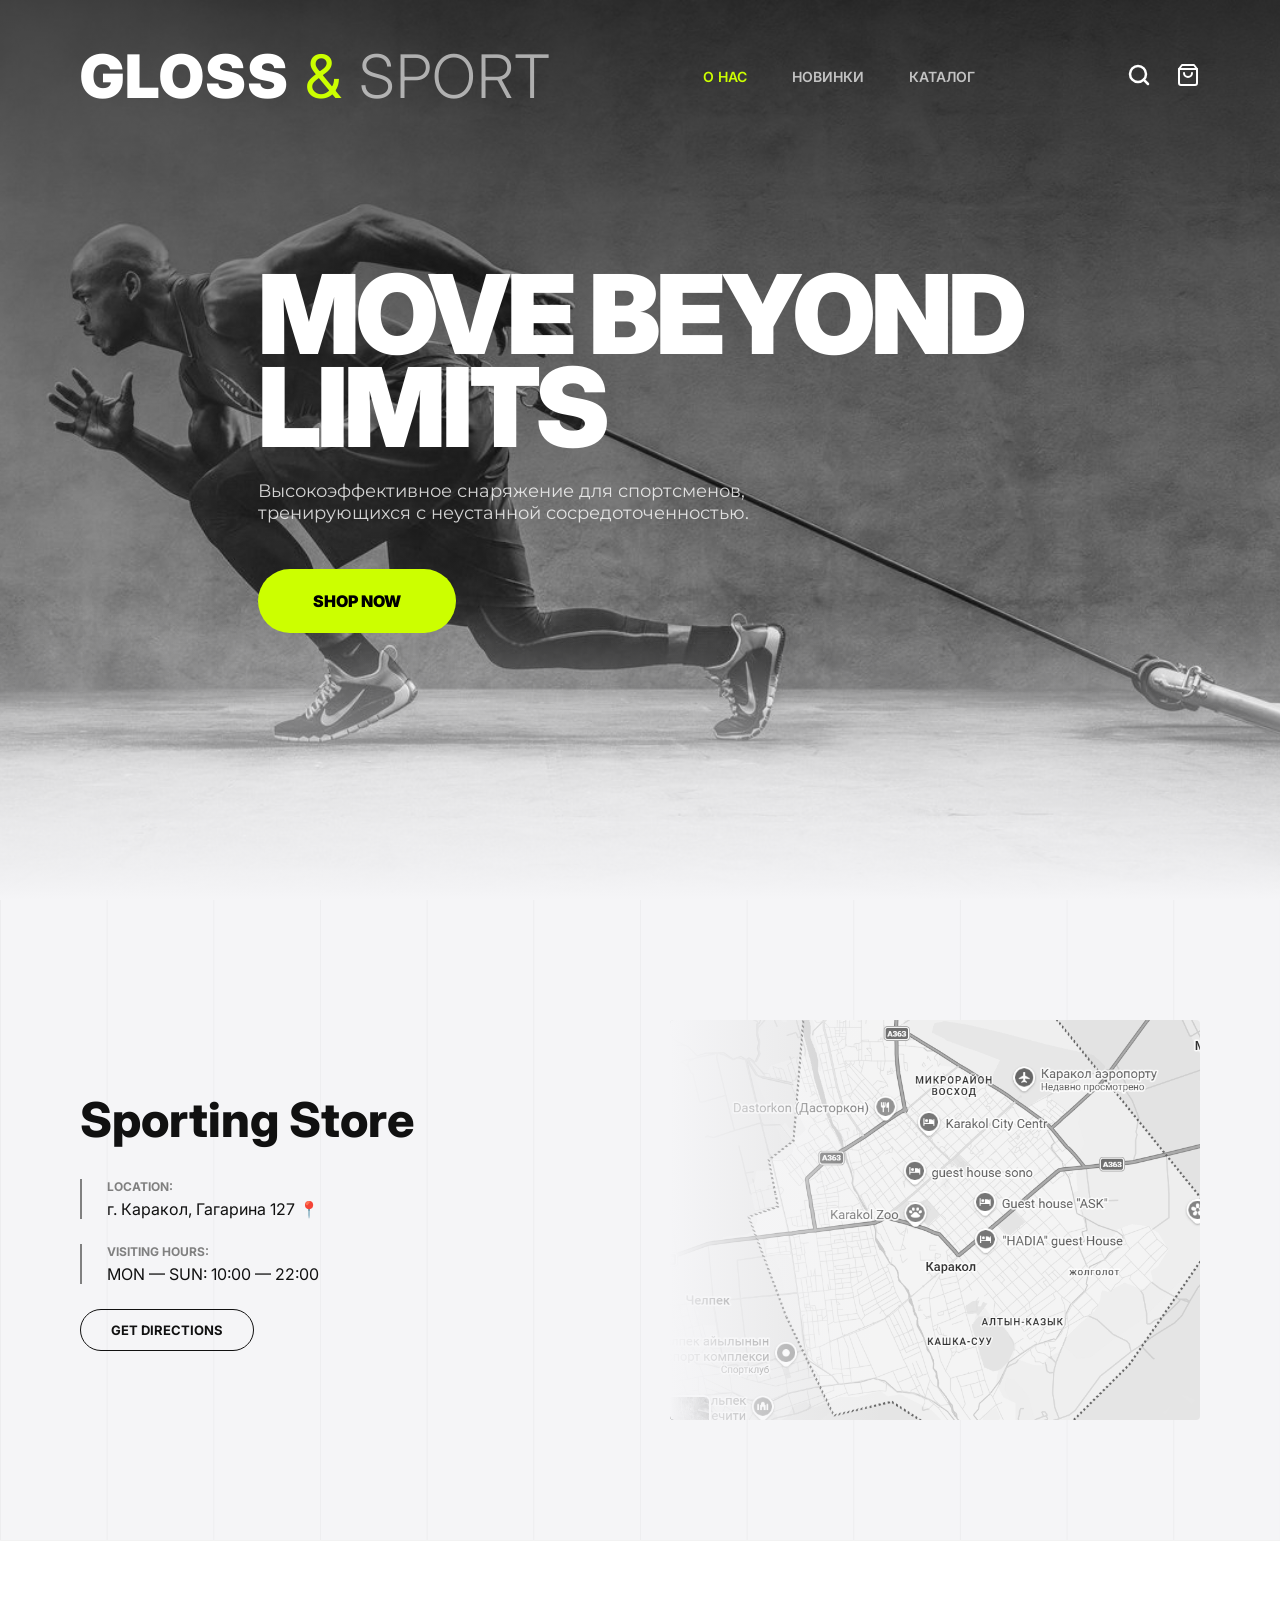
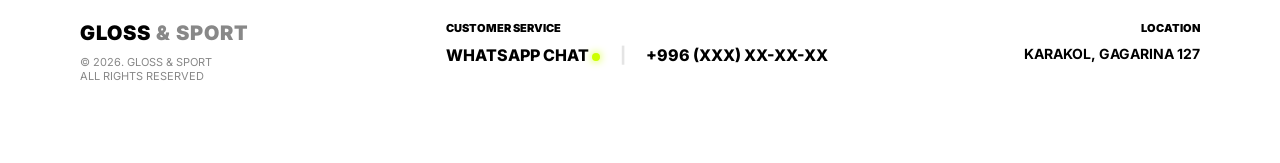
<file: index.html>
<!DOCTYPE html>
<html lang="ru">
<head>
    <meta charset="UTF-8">
    <meta name="viewport" content="width=device-width, initial-scale=1.0">
    <title>GLOSS & SPORT</title>
    <link href="https://fonts.googleapis.com/css2?family=Inter:wght@400;700;900&family=Montserrat:wght@400;700;900&display=swap" rel="stylesheet">
    <link rel="stylesheet" href="style.css">
</head>
<body>

    <header class="header">
        <div class="header__container">
            <div class="logo" style="font-size: 60px;">
                <span class="logo-white">GLOSS</span> <span style="color:#CCFF00">&</span> <span class="logo-gray">SPORT</span>
            </div>

            <nav class="nav">
                <ul class="nav__list">
                    <li><a href="#" class="nav__link active"> О нас</a></li>
                    <li><a href="http://localhost/GLOSS/catalog.php?new=1" class="nav__link">Новинки</a></li>
                    <li><a href="http://localhost/GLOSS/catalog.php" class="nav__link">Каталог</a></li>
                </ul>
            </nav>

            <div class="header__actions">
                <button class="icon-btn">
                    <svg width="24" height="24" viewBox="0 0 24 24" fill="none" stroke="currentColor" stroke-width="2.5" stroke-linecap="round" stroke-linejoin="round"><circle cx="11" cy="11" r="8"></circle><line x1="21" y1="21" x2="16.65" y2="16.65"></line></svg>
                </button>
                <button class="icon-btn">
                    <svg width="24" height="24" viewBox="0 0 24 24" fill="none" stroke="currentColor" stroke-width="2" stroke-linecap="round" stroke-linejoin="round"><path d="M6 2L3 6v14a2 2 0 0 0 2 2h14a2 2 0 0 0 2-2V6l-3-4Z"></path><path d="M3 6h18"></path><path d="M16 10a4 4 0 0 1-8 0"></path></svg>
                </button>
            </div>
        </div>
    </header>

   <section class="hero">
    <div class="hero__container">
        <div class="hero__content">
            <h1>MOVE BEYOND<br>LIMITS</h1>
            <p>Высокоэффективное снаряжение для спортсменов, тренирующихся с неустанной сосредоточенностью.</p>
            <a href="saite.php" class="btn-main">SHOP NOW</a>
        </div>
    </div>
    <div class="hero__overlay"></div>
</section>

    <section class="store-light">
        <div class="container store__grid">
            <div class="store__info">
                <h2 class="section-title">Sporting Store</h2>
                <div class="info-item">
                    <span class="label-gray">LOCATION:</span>
                    <p>г. Каракол, Гагарина 127 📍</p>
                </div>
                <div class="info-item">
                    <span class="label-gray">VISITING HOURS:</span>
                    <p>MON — SUN: 10:00 — 22:00</p>
                </div>
                <a href="#" class="btn-outline-dark">GET DIRECTIONS</a>
            </div>
            <div class="map-container">
                <div class="map-overlay-white"></div>
                <div class="map-mock"></div>
            </div>
        </div>
    </section>

    <footer class="footer">
        <div class="container footer__grid">
            <div class="footer__col">
                <div class="logo-footer">GLOSS <span>& SPORT</span></div>
                <p class="copy">© 2026. GLOSS & SPORT<br>ALL RIGHTS RESERVED</p>
            </div>
            <div class="footer__col center">
                <span class="footer-label">CUSTOMER SERVICE</span>
                <div class="contact-row">
                    <span class="wa">WHATSAPP CHAT <i class="dot"></i></span>
                    <span class="sep">|</span>
                    <span class="phone">+996 (XXX) XX-XX-XX</span>
                </div>
            </div>
            <div class="footer__col right">
                <span class="footer-label">LOCATION</span>
                <p class="loc-text">KARAKOL, GAGARINA 127</p>
            </div>
        </div>
    </footer>
    <div class="search-overlay" id="searchOverlay">
        <div class="search-container">
            <input type="text" placeholder="ЧТО ВЫ ИЩЕТЕ?" id="searchInput">
            <button class="close-btn" id="closeSearch">&times;</button>
        </div>
    </div>
    
    <div class="cart-drawer" id="cartDrawer">
        <div class="cart-header">
            <h3>ВАША КОРЗИНА</h3>
            <button class="close-btn" id="closeCart">&times;</button>
        </div>
        <div class="cart-content">
            <p class="empty-msg">В корзине пока пусто.</p>
        </div>
        <div class="cart-footer">
            <div class="total">ИТОГО: <span>0 сом</span></div>
            <button class="cart-checkout-btn " style="width: 100%; border-radius: 0;">ОФОРМИТЬ ЗАКАЗ</button>
        </div>
    </div>
    <div class="overlay-dark" id="bodyOverlay"></div>
    <script src="script.js"></script>
</body>
</html>
</file>
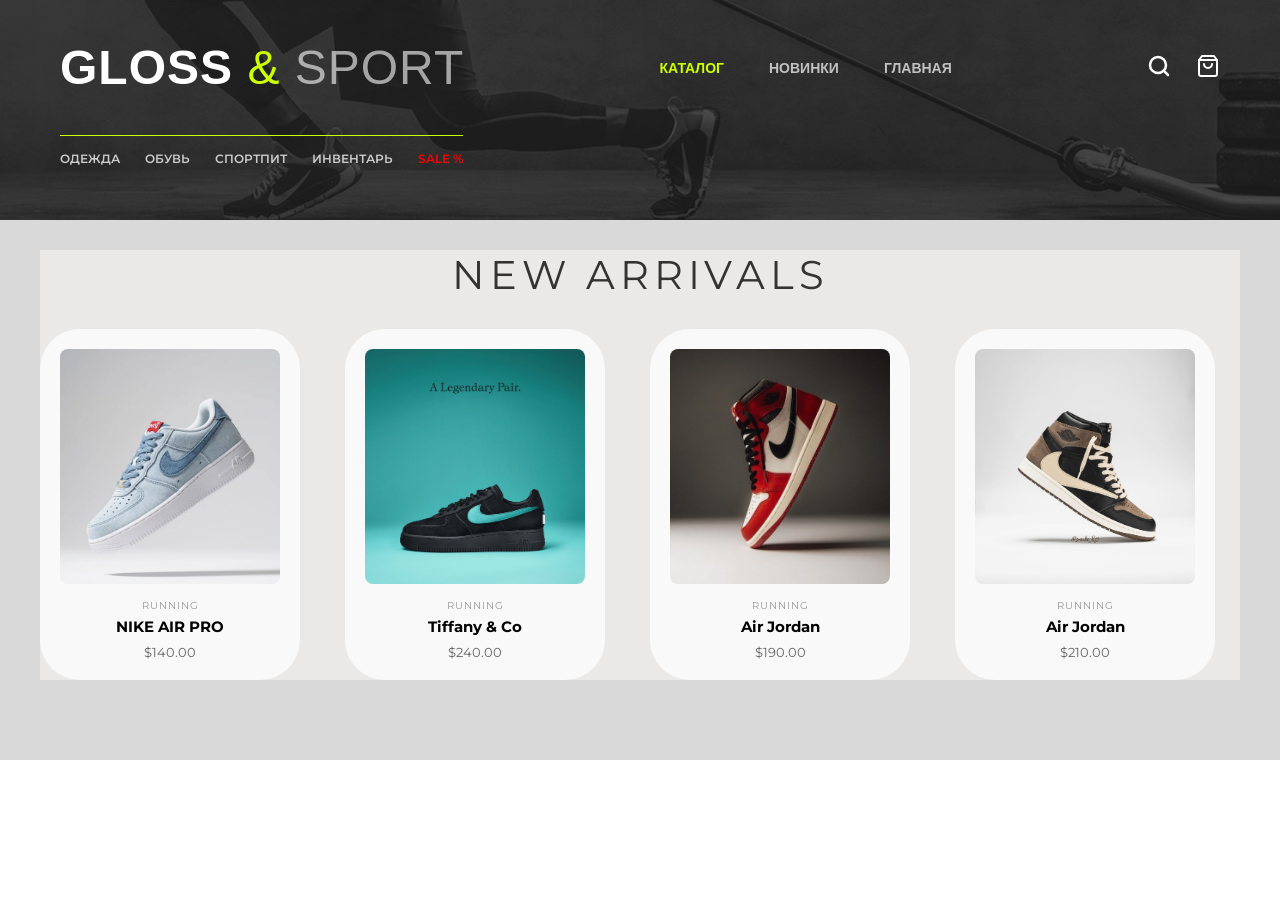
<file: catalog.html>
<!DOCTYPE html>
<html lang="ru">
<head>
    <meta charset="UTF-8">
    <meta name="viewport" content="width=device-width, initial-scale=1.0">
    <title>GLOSS & SPORT — Каталог</title>
    <link href="https://fonts.googleapis.com/css2?family=Montserrat:wght@400;500;600;700&display=swap" rel="stylesheet">
    <link rel="stylesheet" href="catalog.css">
</head>
<body>

    <header class="main-header">
        <div class="header-content">
            <div class="header-top">
                         <div class="logo">
                <span class="logo-white">GLOSS</span> <span style="color:#CCFF00">&</span> <span class="logo-gray">SPORT</span>
            </div>
            
            <nav class="nav">
                <ul class="nav__list">
                    <li><a href="catalog.html" class="nav__link active">Каталог</a></li>
                    <li><a href="catalog.html" class="nav__link">Новинки</a></li>
                    <li><a href="GLOSS.html" class="nav__link">Главная</a></li>
                </ul>
            </nav>

            <div class="header__actions">
                <button class="icon-btn">
                    <svg width="24" height="24" viewBox="0 0 24 24" fill="none" stroke="currentColor" stroke-width="2.5" stroke-linecap="round" stroke-linejoin="round"><circle cx="11" cy="11" r="8"></circle><line x1="21" y1="21" x2="16.65" y2="16.65"></line></svg>
                </button>
                <button class="icon-btn">
                    <svg width="24" height="24" viewBox="0 0 24 24" fill="none" stroke="currentColor" stroke-width="2" stroke-linecap="round" stroke-linejoin="round"><path d="M6 2L3 6v14a2 2 0 0 0 2 2h14a2 2 0 0 0 2-2V6l-3-4Z"></path><path d="M3 6h18"></path><path d="M16 10a4 4 0 0 1-8 0"></path></svg>
                </button>
            </div>
        </div>

            <nav class="categories-nav">
                <a href="#">Одежда</a>
                <a href="#">Обувь</a>
                <a href="#">Спортпит</a>
                <a href="#">Инвентарь</a>
                <a href="#" class="sale-link">SALE %</a>
            </nav>
        </div>
    </header>

    <main class="catalog-section">
        <div class="container">
            <h2 class="section-title">NEW ARRIVALS</h2>
            
            <div class="products-grid">
                <article class="product-card">
                    <div class="img-box">
                        <img src="img/boots.png" alt="Кроссовки">
                    </div>
                    <div class="info">
                        <p class="cat">RUNNING</p>
                        <h3 class="name">NIKE AIR PRO</h3>
                        <p class="price">$140.00</p>
                    </div>
                </article>

                <article class="product-card">
                    <div class="img-box">
                        <img src="img/boots2.png" alt="Кроссовки">
                    </div>
                    <div class="info">
                        <p class="cat">RUNNING</p>
                        <h3 class="name">Tiffany & Co</h3>
                        <p class="price">$240.00</p>
                    </div>
                </article>

                <article class="product-card">
                    <div class="img-box">
                        <img src="img/boots3.png" alt="Кроссовки">
                    </div>
                    <div class="info">
                        <p class="cat">RUNNING</p>
                        <h3 class="name">Air Jordan</h3>
                        <p class="price">$190.00</p>
                    </div>
                </article>

                <article class="product-card">
                    <div class="img-box">
                        <img src="img/boots4.png" alt="Кроссовки">
                    </div>
                    <div class="info">
                        <p class="cat">RUNNING</p>
                        <h3 class="name">Air Jordan</h3>
                        <p class="price">$210.00</p>
                    </div>
                </article>

                </div>
        </div>
    </main>

</body>
</html>
</file>
<file: style.css>
:root {
    --lime: #CCFF00;
    --black: #000;
    --light-gray: #F5F5F7;
}

* { margin: 0; padding: 0; box-sizing: border-box; }

body { background-color: var(--black); font-family: 'Inter', sans-serif; overflow-x: hidden; }
.container { max-width: 1300px; margin: 0 auto; padding: 0 5%; }

/* HEADER */
* {
    margin: 0;
    padding: 0;
    box-sizing: border-box;
}

body {
    background-color: #000;
    -webkit-font-smoothing: antialiased;
    overflow-x: hidden;
}

.container, .header__container, .hero__container {
    max-width: 1200px;
    margin: 0 auto;
    padding: 0 40px;
}

/* ШАПКА */
.header {
    position: absolute;
    top: 0;
    left: 0;
    width: 100%;
    padding: 40px 0;
    z-index: 100;
    /* Появление шапки сверху */
    animation: fadeInDown 0.8s ease forwards;
}

.header__container {
    display: flex;
    justify-content: space-between;
    align-items: center;
}

.logo {
    font-family: 'Inter', sans-serif;
    font-size: 32px;
    letter-spacing: 1px;
}
.logo-white { font-weight: 900; color: #fff; }
.logo-gray { font-weight: 300; color: rgba(255,255,255,0.6); }

.nav__list {
    display: flex;
    list-style: none;
    gap: 45px;
}
.nav__link {
    font-family: 'Inter', sans-serif;
    color: #fff;
    text-decoration: none;
    font-weight: 600;
    font-size: 14px;
    text-transform: uppercase;
    opacity: 0.7;
    transition: 0.3s;
}
/* Только смена цвета, без линий */
.nav__link:hover, .nav__link.active {
    opacity: 1;
    color: #CCFF00;
}

.header__actions {
    display: flex;
    gap: 25px;
}
.icon-btn {
    background: none;
    border: none;
    color: #fff;
    cursor: pointer;
    transition: 0.3s;
}
.icon-btn:hover { 
    color: #CCFF00; 
    transform: translateY(-2px);
}


.hero__content h1 {
    font-family: 'Inter', sans-serif;
    font-size: 110px;
    font-weight: 900;
    line-height: 0.85;
    letter-spacing: -4px;
    color: #fff;
    margin-bottom: 25px;
    /* Анимация текста */
    animation: fadeInUp 1s ease 0.2s both;
}

.hero__content p {
    font-family: 'Montserrat', sans-serif;
    font-size: 18px;
    max-width: 550px;
    color: rgba(255,255,255,0.8);
    margin-bottom: 45px;
    animation: fadeInUp 1s ease 0.4s both;
}

.btn-main {
    display: inline-block;
    background-color: #CCFF00;
    color: #000;
    padding: 22px 55px;
    border-radius: 100px;
    text-decoration: none;
    font-family: 'Inter', sans-serif;
    font-weight: 900;
    text-transform: uppercase;
    transition: 0.4s cubic-bezier(0.175, 0.885, 0.32, 1.275);
    animation: fadeInUp 1s ease 0.6s both;
}

.btn-main:hover {
    transform: scale(1.05);
    box-shadow: 0 10px 20px rgba(204, 255, 0, 0.3);
}

/* STORE - ТОТ САМЫЙ БЕЛЫЙ БЛОК */
.store-light { 
    padding: 120px 0; 
    background-color: var(--light-gray); 
    color: #111;
    background-image: linear-gradient(90deg, rgba(0,0,0,0.03) 1px, transparent 1px);
    background-size: calc(100% / 12) 100%; /* Сетка как ты хотел */
}
.store__grid { display: grid; grid-template-columns: 1fr 1fr; gap: 60px; align-items: center; }
.section-title { font-size: 48px; font-weight: 800; margin-bottom: 30px; }
.label-gray { color: #808080; font-size: 12px; font-weight: 700; text-transform: uppercase; display: block; margin-bottom: 5px; }
.info-item { margin-bottom: 25px; border-left: 2px solid #808080; padding-left: 25px; }
.btn-outline-dark { display: inline-block; border: 1px solid #111; color: #111; padding: 12px 30px; border-radius: 50px; text-decoration: none; font-size: 13px; font-weight: 700; }

.map-container { position: relative; height: 400px; border-radius: 4px; overflow: hidden; }
.map-overlay-white { position: absolute; inset: 0; background: linear-gradient(to right, var(--light-gray) 0%, transparent 40%); z-index: 2; }
.map-mock { width: 100%; height: 100%; background: #e0e0e0 url('img/map.png') center/cover; filter: grayscale(1); }

/* FOOTER - Белый минимализм */
.footer { padding: 80px 0; background: #fff; color: #000; border-top: 1px solid rgba(0,0,0,0.05); }
.footer__grid { display: flex; justify-content: space-between; align-items: flex-start; }
.logo-footer { font-size: 20px; font-weight: 900; letter-spacing: 0.05em; margin-bottom: 10px; }
.logo-footer span { color: #888; }
.copy { font-size: 11px; color: #888; }

.footer-label { font-size: 11px; font-weight: 900; display: block; margin-bottom: 10px; }
.contact-row { display: flex; align-items: center; gap: 10px; font-weight: 800; font-size: 16px; }
.dot { width: 8px; height: 8px; background: var(--lime); border-radius: 50%; display: inline-block; box-shadow: 0 0 8px var(--lime); }
.sep { opacity: 0.1; margin: 0 10px; }
.right { text-align: right; }
.loc-text { font-weight: 700; font-size: 14px; }

.hero {
    position: relative;
    height: 100vh;
    /* Важно: нижний градиент в самом фоне тоже должен вести к var(--light-gray) */
    background: linear-gradient(to bottom, rgba(0,0,0,0.7) 0%, rgba(0,0,0,0) 80%), 
                url('img/sport.png') no-repeat center center / cover;
    display: flex;
    align-items: center;
    background-color: #000; /* Базовый цвет */
}

.hero__container {
    position: relative;
    z-index: 10; /* Поднимаем текст выше оверлея */
}

/* МАГИЯ ПЕРЕХОДА */
.hero__overlay {
    position: absolute;
    bottom: 0;
    left: 0;
    width: 100%;
    height: 300px; /* Высота зоны перехода */
    /* Плавное растворение черного в светло-серый (цвет блока локации) */
    background: linear-gradient(to bottom, transparent, var(--light-gray));
    z-index: 5;
    pointer-events: none; /* Чтобы градиент не мешал кликать по кнопкам */
}

/* Затемнение фона при открытии корзины */
.overlay-dark {
    position: fixed;
    inset: 0;
    background: rgba(0,0,0,0.7);
    z-index: 150;
    opacity: 0;
    pointer-events: none;
    transition: 0.4s;
}
.overlay-dark.active { opacity: 1; pointer-events: auto; }

/* Поиск */
.search-overlay {
    position: fixed;
    top: -100%;
    left: 0;
    width: 100%;
    height: 120px;
    background: #0000001d;
    z-index: 200;
    transition: 0.5s cubic-bezier(0.77, 0, 0.175, 1);
    display: flex;
    align-items: center;
}
.search-overlay.active { top: 0; }
.search-container {
    max-width: 1200px;
    margin: 0 auto;
    width: 90%;
    display: flex;
    gap: 20px;
}
.search-container input {
    width: 100%;
    background: transparent;
    border: none;
    border-bottom: 2px solid var(--lime);
    color: #fff;
    font-size: 24px;
    padding: 10px 0;
    outline: none;
}

/* Корзина */
/* Фоновое затемнение */
.overlay-dark {
    position: fixed;
    inset: 0;
    background: rgba(0,0,0,0.6);
    backdrop-filter: blur(5px); /* Модный эффект размытия */
    z-index: 150;
    opacity: 0;
    pointer-events: none;
    transition: 0.4s;
}
.overlay-dark.active { opacity: 1; pointer-events: auto; }

/* Корзина */
.cart-drawer {
    position: fixed;
    right: -450px;
    top: 20px;
    bottom: 20px;
    width: 400px;
    background: #fff;
    z-index: 200;
    transition: 0.5s cubic-bezier(0.165, 0.84, 0.44, 1);
    padding: 40px;
    display: flex;
    flex-direction: column;
    border-radius: 40px 0 0 40px; /* Округление слева */
    box-shadow: -15px 0 40px rgba(0,0,0,0.1);
}
.cart-drawer.active { right: 0; }

.cart-header h3 {
    font-family: 'Montserrat', sans-serif;
    font-weight: 400; /* Не жирный */
    font-size: 14px;
    letter-spacing: 2px;
    color: #000;
}

.close-btn {
    background: #f5f5f7;
    border: none;
    width: 35px;
    height: 35px;
    border-radius: 50%;
    cursor: pointer;
    font-size: 20px;
    transition: 0.3s;
}
.close-btn:hover { background: var(--lime); transform: rotate(90deg); }

.empty-msg {
    font-family: 'Montserrat', sans-serif;
    font-weight: 400;
    color: #888;
    text-align: center;
    margin-top: 100px;
    font-size: 14px;
}

/* Контейнер для кнопки, чтобы прижать её вправо */
.cart-footer {
    border-top: 1px solid rgba(0,0,0,0.05);
    padding-top: 25px;
    display: flex;
    flex-direction: column;
    align-items: flex-end; /* Все элементы внутри (Total и Кнопка) прижимаются вправо */
}

/* Итоговая сумма тоже прижмется вправо */
.total {
    width: 100%; /* Чтобы текст "ИТОГО" и сумма разошлись по краям */
    font-family: 'Montserrat', sans-serif;
    font-weight: 400;
    display: flex;
    justify-content: space-between;
    margin-bottom: 20px;
}

/* Компактная кнопка справа */
.cart-checkout-btn {
    display: inline-flex;   /* Занимает место только под текст */
    align-items: center;
    justify-content: center;
    background: #000;
    color: var(--lime);
    border: none;
    
    /* Уменьшенные размеры */
    padding: 12px 35px;     /* Сделали еще тоньше (12px) и компактнее по бокам */
    font-size: 13px;        /* Чуть меньше шрифт для аккуратности */
    
    border-radius: 100px;
    font-family: 'Inter', sans-serif;
    font-weight: 900;
    text-transform: uppercase;
    letter-spacing: 1px;
    cursor: pointer;
    transition: 0.3s cubic-bezier(0.25, 0.46, 0.45, 0.94);
}

.cart-checkout-btn:hover {
    background: #222;
    transform: translateY(-2px);
    box-shadow: 0 5px 15px rgba(0,0,0,0.1);
}

/* Стиль поиска */
.search-overlay {
    position: fixed;
    top: -100%;
    left: 0;
    width: 100%;
    height: 150px;
    background: #000;
    z-index: 300;
    display: flex;
    align-items: center;
    transition: 0.5s;
}
.search-overlay.active { top: 0; }
.search-container input {
    width: 100%;
    background: none;
    border: none;
    border-bottom: 1px solid var(--lime);
    color: #fff;
    font-size: 30px;
    font-family: 'Montserrat', sans-serif;
    font-weight: 300;
    outline: none;
}
</file>
<file: catalog.css>
/* 1. СБРОС СТИЛЕЙ — чтобы всё было ровно как в Figma */
* {
    margin: 0;
    padding: 0;
    box-sizing: border-box;
}

body {
    font-family: 'Montserrat', sans-serif; /* Твой основной шрифт */
    background-color: #ffffff;
}

/* 2. СТИЛИ ШАПКИ (HEADER) */
.main-header {
    width: 100%;
    height: 220px; /* ВЫСОТА ШАПКИ: замерь в Figma */
    background-image: url('img/Rectangle\ 8.png'); /* ФОН С КРОССОВКАМИ */
    background-size: cover;
    background-position: center;
    position: relative;
    color: white;
}

/* Затемнение фона, если текст плохо видно (если есть в Figma) */
.main-header::before {
    content: '';
    position: absolute;
    top: 0; left: 0; width: 100%; height: 100%;
    background: rgba(0, 0, 0, 0.584); /* Прозрачность слоя поверх картинки */
}

.header-content {
    position: relative; /* Чтобы контент был выше затемнения */
    max-width: 1200px;  /* ШИРИНА КОНТЕНТА: замерь в Figma */
    margin: 0 auto;
    padding: 40px 20px;
}

.header-top {
    display: flex;
    justify-content: space-between; /* Распределяем: Лого - Слева, Меню - Центр, Иконки - Справа */
    align-items: center;
    margin-bottom: 60px; /* Расстояние до нижнего меню категорий */
}

.logo {
    font-family: 'Inter', sans-serif;
    font-size: 48px;
    letter-spacing: 1px;
}
.logo-white { font-weight: 900; color: #fff; }
.logo-gray { font-weight: 300; color: rgba(255,255,255,0.6); }

.nav__list {
    display: flex;
    list-style: none;
    gap: 45px;
}
.nav__link {
    font-family: 'Inter', sans-serif;
    color: #fff;
    text-decoration: none;
    font-weight: 600;
    font-size: 14px;
    text-transform: uppercase;
    opacity: 0.7;
    transition: 0.3s;
}
/* Только смена цвета, без линий */
.nav__link:hover, .nav__link.active {
    opacity: 1;
    color: #CCFF00;
}

.header__actions {
    display: flex;
    gap: 25px;
}
.icon-btn {
    background: none;
    border: none;
    color: #fff;
    cursor: pointer;
    transition: 0.3s;
}
.icon-btn:hover { 
    color: #CCFF00; 
    transform: translateY(-2px);
}
/* Меню категорий (Одежда, Обувь и т.д.) */
/* Меню категорий (Одежда, Обувь и т.д.) */
.categories-nav {
    display: flex;
    gap: 25px;   
    margin-top: -20px;         /* Поднимаем меню чуть выше к основному контенту */
    padding-top: 15px;         /* ОТСТУП: расстояние от линии до текста ссылок */
    border-top: 1px solid #CCFF00; /* ЛИНИЯ: 1px, сплошная, полупрозрачно-белая */
    width: fit-content;        /* Длина линии подстраивается под ширину текста */
}

.categories-nav a {
    color: #cccccc;      
    text-decoration: none;
    font-size: 12px;
    text-transform: uppercase;
    font-weight: 600;
    transition: 0.3s;          /* Плавность при наведении */
}

/* Эффект при наведении на категорию */
.categories-nav a:hover {
    color: #CCFF00;            /* Текст становится ярче */
}

.categories-nav .sale-link {
    color: #ff0000;      
}
/* 3. СЕКЦИЯ КАТАЛОГА (NEW ARRIVALS) */
.catalog-section {
    background-color: #D9D9D9; /* ФОН КАТАЛОГА: скопируй точный цвет из Figma */
    padding: 80px 0;
}

.container {
    max-width: 1200px; /* Внутренняя ширина под карточки */
    margin: 0 auto;
    background-color:rgb(235, 233, 231);
}

.section-title {
    text-align: center;
    font-size: 40px;      /* РАЗМЕР ЗАГОЛОВКА */
    font-weight: 400;     /* ТОНКИЙ, как на скрине */
    letter-spacing: 5px;  /* РАЗРЯДКА БУКВ */
    margin-top: -50px;
    margin-bottom: 30px;
    color: #333333;
    text-transform: uppercase;
}

/* 4. СЕТКА И КАРТОЧКИ */
.products-grid {
    display: grid;
    grid-template-columns: repeat(4, 1fr); /* 4 КАРТОЧКИ В РЯД */
    gap: 20px;            /* ОТСТУПЫ МЕЖДУ НИМИ */
}

.product-card {
    background-color: #f9f9f9; /* ФОН КАРТОЧКИ: проверь, белый он или чуть серый */
    border-radius: 40px;      /* СКРУГЛЕНИЕ: замерь в Figma */
    width: 260px;
    height: 351px;
    padding: 20px;
    display: flex;
    flex-direction: column;
    align-items: center;
    text-align: center;
}

.img-box {
    width: 100%;
    height: 250px;         /* ФИКСИРОВАННАЯ ВЫСОТА: установи ту, что в Figma (например, 220px или 250px) */
    display: flex;
    align-items: center;
    justify-content: center;
    margin-bottom: 15px;
    overflow: hidden;      /* ОБРЕЗКА: всё, что не влезает в 250px, будет скрыто */
    border-radius: 8px;    /* Если у самих фото внутри должны быть скругленные углы */
}

.img-box img {
    width: 100%;           /* Растягиваем на всю ширину блока */
    height: 100%;          /* Растягиваем на всю высоту блока */
    
    /* ГЛАВНОЕ ИЗМЕНЕНИЕ */
    object-fit: cover;     /* ЗАПОЛНЕНИЕ: фото заполнит весь блок 250px, лишнее обрежется по краям */
    
    object-position: center; /* ЦЕНТРИРОВАНИЕ: обрезка будет идти равномерно со всех сторон */
}

.cat {
    font-size: 10px;
    color: #999;
    letter-spacing: 1px;
    margin-bottom: 5px;
}

.name {
    font-size: 15px;      /* НАЗВАНИЕ: жирное и четкое */
    font-weight: 700;
    margin-bottom: 8px;
}

.price {
    font-size: 13px;
    color: #666;
}
</file>
